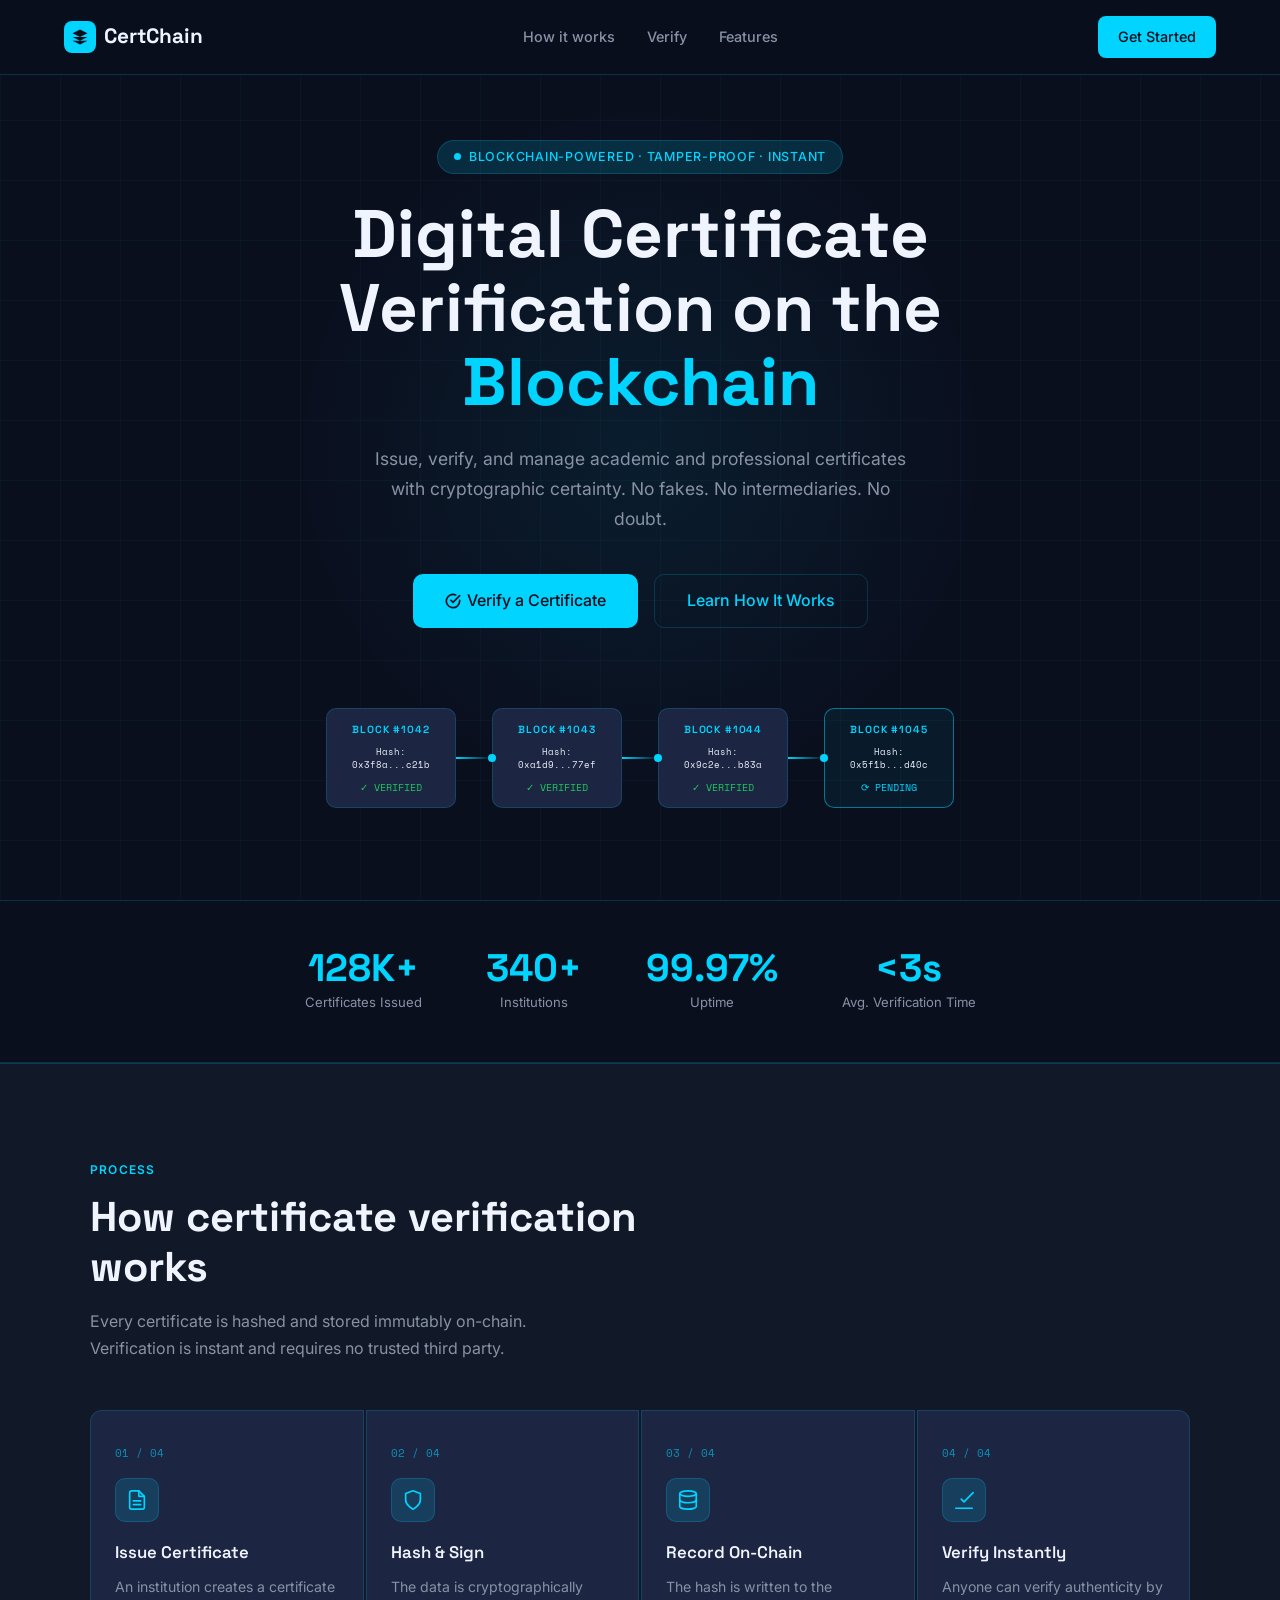
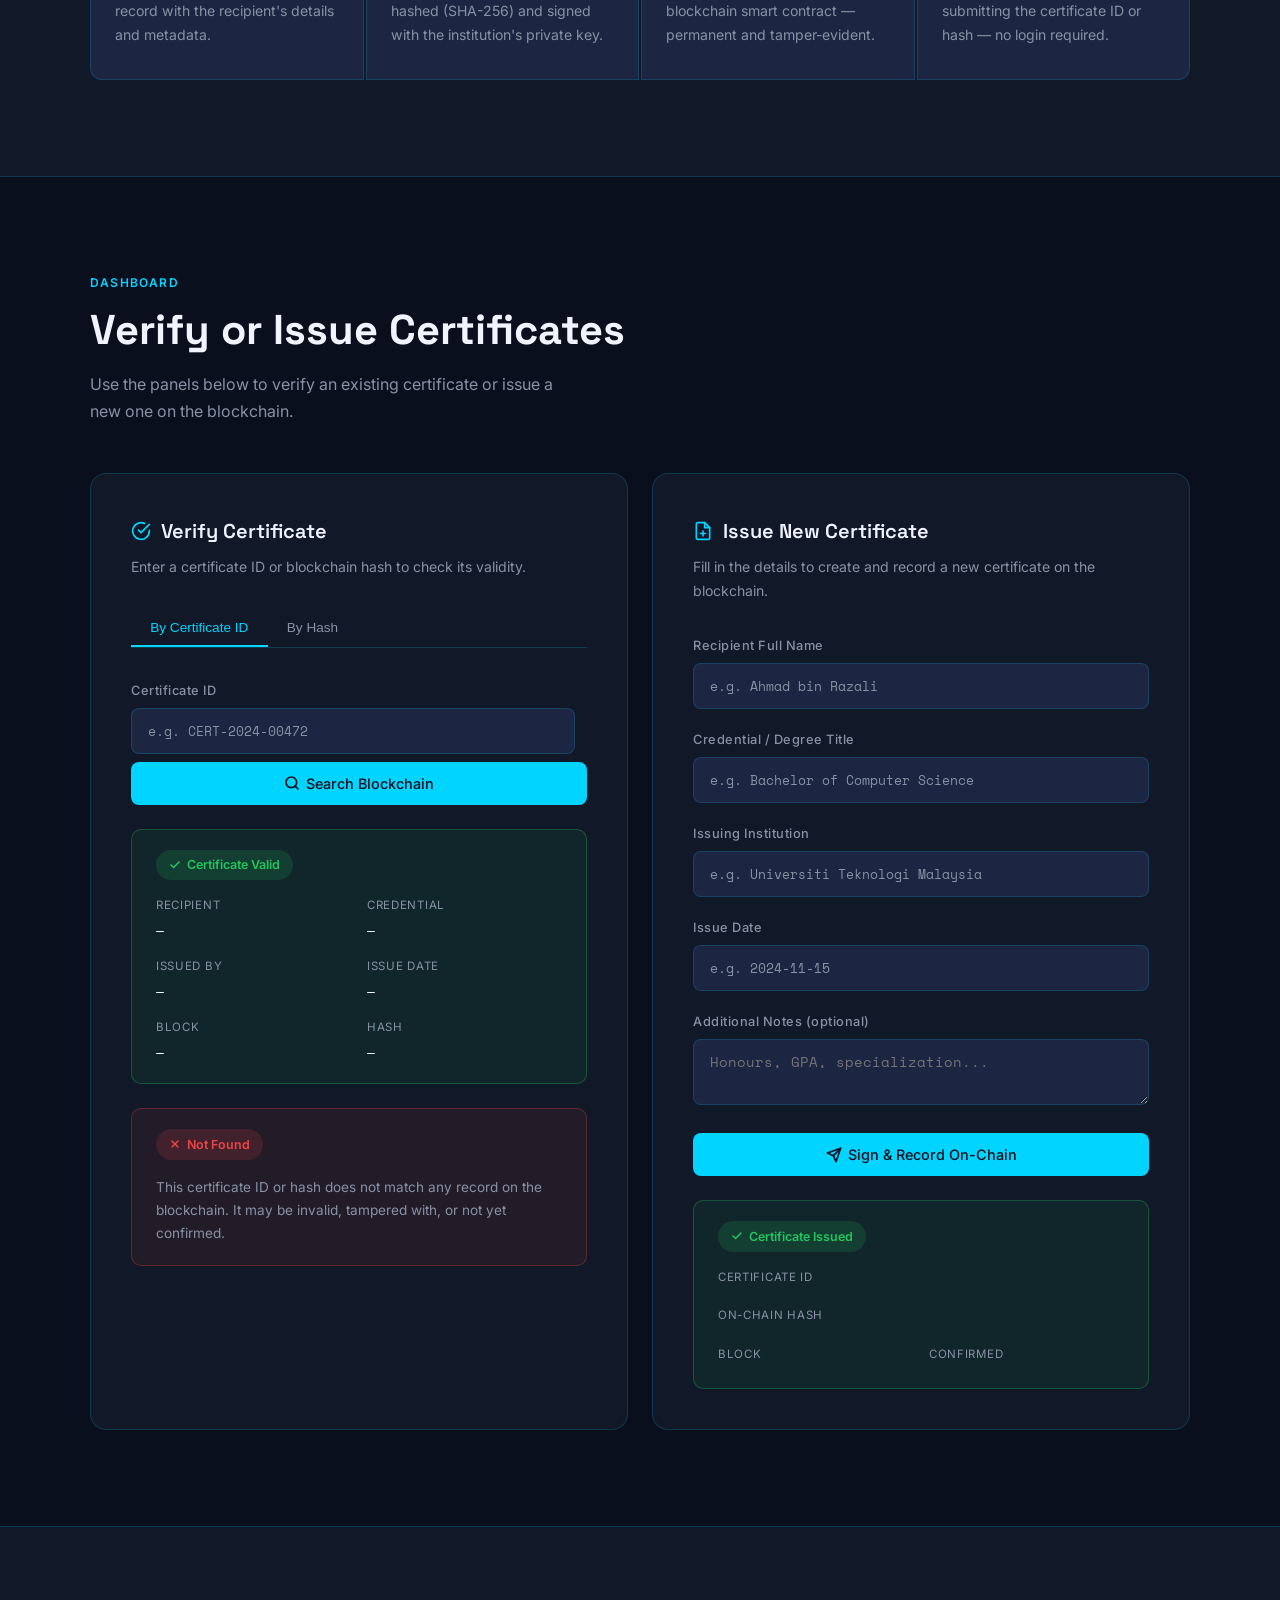
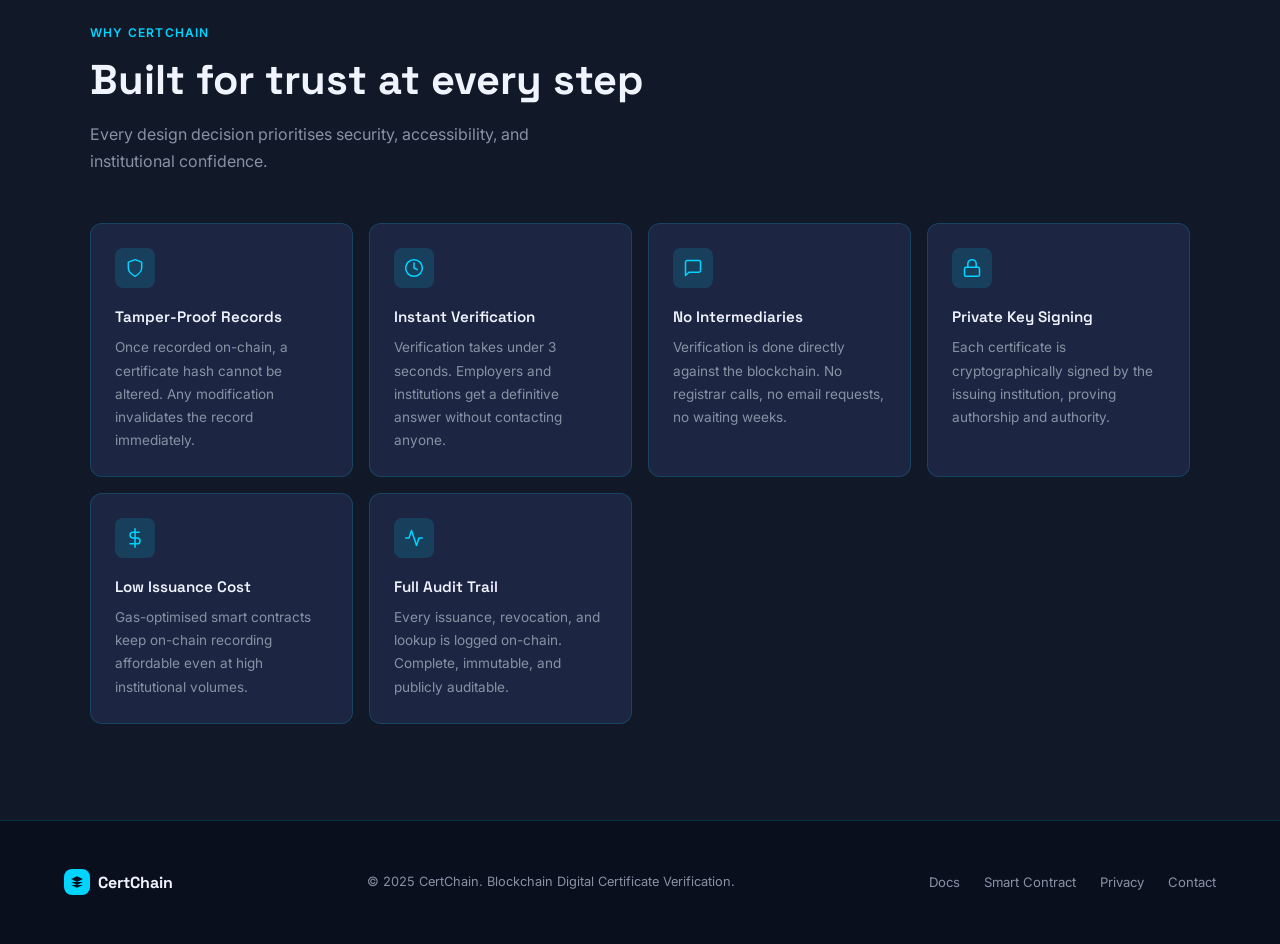
<file: index.html>
<!DOCTYPE html>
<html lang="en">
<head>
  <meta charset="UTF-8" />
  <meta name="viewport" content="width=device-width, initial-scale=1.0" />
  <title>CertChain — Blockchain Certificate Verification</title>
  <link href="https://fonts.googleapis.com/css2?family=Space+Grotesk:wght@400;500;600;700&family=Inter:wght@400;500&family=Space+Mono&display=swap" rel="stylesheet" />
  <style>
    *, *::before, *::after { box-sizing: border-box; margin: 0; padding: 0; }

    :root {
      --navy:      #0A0F1E;
      --navy-2:    #111827;
      --navy-3:    #1C2541;
      --cyan:      #00D4FF;
      --cyan-dim:  rgba(0, 212, 255, 0.15);
      --cyan-glow: rgba(0, 212, 255, 0.08);
      --white:     #F0F4FF;
      --muted:     #8892A4;
      --border:    rgba(0, 212, 255, 0.18);
      --success:   #22C55E;
      --danger:    #EF4444;
      --warning:   #F59E0B;
    }

    html { scroll-behavior: smooth; }

    body {
      font-family: 'Inter', sans-serif;
      background: var(--navy);
      color: var(--white);
      line-height: 1.7;
      overflow-x: hidden;
    }

    /* ── NAV ── */
    nav {
      position: fixed;
      top: 0; left: 0; right: 0;
      z-index: 100;
      display: flex;
      align-items: center;
      justify-content: space-between;
      padding: 1rem 5%;
      background: rgba(10, 15, 30, 0.85);
      backdrop-filter: blur(12px);
      border-bottom: 0.5px solid var(--border);
    }

    .logo {
      font-family: 'Space Grotesk', sans-serif;
      font-weight: 700;
      font-size: 1.3rem;
      color: var(--white);
      text-decoration: none;
      display: flex;
      align-items: center;
      gap: 8px;
    }

    .logo-icon {
      width: 32px; height: 32px;
      background: var(--cyan);
      border-radius: 8px;
      display: flex; align-items: center; justify-content: center;
    }

    .logo-icon svg { width: 18px; height: 18px; fill: var(--navy); }

    nav ul {
      list-style: none;
      display: flex;
      gap: 2rem;
    }

    nav ul a {
      color: var(--muted);
      text-decoration: none;
      font-size: 0.9rem;
      font-weight: 500;
      transition: color 0.2s;
    }

    nav ul a:hover { color: var(--cyan); }

    .btn {
      display: inline-flex;
      align-items: center;
      gap: 6px;
      padding: 0.55rem 1.25rem;
      border-radius: 8px;
      font-family: 'Inter', sans-serif;
      font-size: 0.9rem;
      font-weight: 500;
      cursor: pointer;
      border: none;
      transition: all 0.2s;
      text-decoration: none;
    }

    .btn-primary {
      background: var(--cyan);
      color: var(--navy);
    }

    .btn-primary:hover { background: #33DBFF; transform: translateY(-1px); }

    .btn-ghost {
      background: transparent;
      color: var(--cyan);
      border: 1px solid var(--border);
    }

    .btn-ghost:hover { background: var(--cyan-dim); }

    .btn-lg { padding: 0.8rem 2rem; font-size: 1rem; border-radius: 10px; }

    /* ── HERO ── */
    #hero {
      min-height: 100vh;
      display: flex;
      flex-direction: column;
      align-items: center;
      justify-content: center;
      text-align: center;
      padding: 8rem 5% 5rem;
      position: relative;
      overflow: hidden;
    }

    .hero-grid {
      position: absolute;
      inset: 0;
      background-image:
        linear-gradient(rgba(0,212,255,0.04) 1px, transparent 1px),
        linear-gradient(90deg, rgba(0,212,255,0.04) 1px, transparent 1px);
      background-size: 60px 60px;
    }

    .hero-radial {
      position: absolute;
      top: 50%; left: 50%;
      transform: translate(-50%, -50%);
      width: 700px; height: 700px;
      background: radial-gradient(ellipse, rgba(0,212,255,0.07) 0%, transparent 70%);
      pointer-events: none;
    }

    .hero-eyebrow {
      display: inline-flex;
      align-items: center;
      gap: 8px;
      padding: 0.35rem 1rem;
      background: var(--cyan-dim);
      border: 0.5px solid var(--border);
      border-radius: 100px;
      font-size: 0.78rem;
      font-weight: 500;
      color: var(--cyan);
      letter-spacing: 0.06em;
      text-transform: uppercase;
      margin-bottom: 1.5rem;
      position: relative;
    }

    .dot-pulse {
      width: 7px; height: 7px;
      border-radius: 50%;
      background: var(--cyan);
      animation: pulse 2s ease-in-out infinite;
    }

    @keyframes pulse {
      0%, 100% { opacity: 1; transform: scale(1); }
      50%       { opacity: 0.4; transform: scale(0.7); }
    }

    h1 {
      font-family: 'Space Grotesk', sans-serif;
      font-size: clamp(2.4rem, 6vw, 4.2rem);
      font-weight: 700;
      line-height: 1.1;
      max-width: 780px;
      position: relative;
    }

    h1 span { color: var(--cyan); }

    .hero-sub {
      font-size: 1.1rem;
      color: var(--muted);
      max-width: 540px;
      margin: 1.5rem auto 2.5rem;
      position: relative;
    }

    .hero-actions {
      display: flex;
      gap: 1rem;
      flex-wrap: wrap;
      justify-content: center;
      position: relative;
    }

    /* Blockchain chain animation */
    .chain-visual {
      position: relative;
      margin-top: 5rem;
      display: flex;
      align-items: center;
      gap: 0;
      overflow: hidden;
      max-width: 700px;
    }

    .block {
      flex-shrink: 0;
      width: 130px;
      background: var(--navy-3);
      border: 0.5px solid var(--border);
      border-radius: 10px;
      padding: 0.75rem;
      font-family: 'Space Mono', monospace;
      font-size: 0.62rem;
      color: var(--muted);
      animation: float 4s ease-in-out infinite;
    }

    .block:nth-child(1) { animation-delay: 0s; }
    .block:nth-child(3) { animation-delay: 0.6s; }
    .block:nth-child(5) { animation-delay: 1.2s; }
    .block:nth-child(7) { animation-delay: 1.8s; }

    @keyframes float {
      0%, 100% { transform: translateY(0); }
      50%       { transform: translateY(-6px); }
    }

    .block-label {
      font-family: 'Space Grotesk', sans-serif;
      font-size: 0.65rem;
      font-weight: 600;
      color: var(--cyan);
      text-transform: uppercase;
      letter-spacing: 0.08em;
      margin-bottom: 6px;
    }

    .block-hash {
      color: var(--white);
      font-size: 0.58rem;
      word-break: break-all;
      line-height: 1.4;
    }

    .chain-link {
      flex-shrink: 0;
      width: 36px;
      height: 2px;
      background: linear-gradient(90deg, var(--cyan) 0%, transparent 100%);
      position: relative;
    }

    .chain-link::after {
      content: '';
      position: absolute;
      right: -4px; top: 50%;
      transform: translateY(-50%);
      width: 8px; height: 8px;
      border-radius: 50%;
      background: var(--cyan);
      animation: blink 2s ease-in-out infinite;
    }

    @keyframes blink {
      0%, 100% { opacity: 1; }
      50%       { opacity: 0.2; }
    }

    /* ── SECTIONS COMMON ── */
    section { padding: 6rem 5%; }

    .section-label {
      font-size: 0.75rem;
      font-weight: 600;
      letter-spacing: 0.1em;
      text-transform: uppercase;
      color: var(--cyan);
      margin-bottom: 0.75rem;
    }

    h2 {
      font-family: 'Space Grotesk', sans-serif;
      font-size: clamp(1.8rem, 3.5vw, 2.6rem);
      font-weight: 700;
      line-height: 1.2;
      max-width: 560px;
      margin-bottom: 1rem;
    }

    .section-sub {
      color: var(--muted);
      font-size: 1rem;
      max-width: 480px;
      margin-bottom: 3rem;
    }

    /* ── HOW IT WORKS ── */
    #how {
      background: var(--navy-2);
      border-top: 0.5px solid var(--border);
      border-bottom: 0.5px solid var(--border);
    }

    #how .inner {
      max-width: 1100px;
      margin: 0 auto;
    }

    .steps {
      display: grid;
      grid-template-columns: repeat(auto-fit, minmax(200px, 1fr));
      gap: 2px;
      margin-top: 3rem;
    }

    .step {
      background: var(--navy-3);
      padding: 2rem 1.5rem;
      border: 0.5px solid var(--border);
      position: relative;
      transition: background 0.2s;
    }

    .step:first-child { border-radius: 12px 0 0 12px; }
    .step:last-child  { border-radius: 0 12px 12px 0; }
    .step:hover { background: rgba(0,212,255,0.05); }

    .step-num {
      font-family: 'Space Mono', monospace;
      font-size: 0.7rem;
      color: var(--cyan);
      opacity: 0.6;
      margin-bottom: 1rem;
    }

    .step-icon {
      width: 44px; height: 44px;
      background: var(--cyan-dim);
      border: 0.5px solid var(--border);
      border-radius: 10px;
      display: flex; align-items: center; justify-content: center;
      margin-bottom: 1rem;
    }

    .step-icon svg { width: 22px; height: 22px; stroke: var(--cyan); fill: none; stroke-width: 1.8; stroke-linecap: round; stroke-linejoin: round; }

    .step h3 {
      font-family: 'Space Grotesk', sans-serif;
      font-size: 1.05rem;
      font-weight: 600;
      margin-bottom: 0.5rem;
    }

    .step p { font-size: 0.88rem; color: var(--muted); }

    /* ── VERIFY PANEL ── */
    #verify {
      max-width: 1100px;
      margin: 0 auto;
    }

    #verify-section { padding: 6rem 5%; }

    .panel {
      background: var(--navy-2);
      border: 0.5px solid var(--border);
      border-radius: 16px;
      padding: 2.5rem;
    }

    .panel-title {
      font-family: 'Space Grotesk', sans-serif;
      font-size: 1.25rem;
      font-weight: 600;
      margin-bottom: 0.4rem;
      display: flex;
      align-items: center;
      gap: 10px;
    }

    .panel-title svg { width: 20px; height: 20px; stroke: var(--cyan); fill: none; stroke-width: 2; stroke-linecap: round; stroke-linejoin: round; }

    .panel-sub { font-size: 0.88rem; color: var(--muted); margin-bottom: 2rem; }

    label {
      display: block;
      font-size: 0.8rem;
      font-weight: 500;
      color: var(--muted);
      margin-bottom: 0.4rem;
      letter-spacing: 0.04em;
    }

    input[type="text"], input[type="file"], select, textarea {
      width: 100%;
      background: var(--navy-3);
      border: 0.5px solid var(--border);
      border-radius: 8px;
      padding: 0.75rem 1rem;
      color: var(--white);
      font-family: 'Space Mono', monospace;
      font-size: 0.85rem;
      outline: none;
      transition: border-color 0.2s;
      margin-bottom: 1.25rem;
    }

    input[type="text"]:focus, select:focus, textarea:focus {
      border-color: var(--cyan);
    }

    input[type="text"]::placeholder { color: var(--muted); font-size: 0.82rem; }

    .input-row {
      display: grid;
      grid-template-columns: 1fr auto;
      gap: 0.75rem;
      align-items: end;
    }

    .input-row input { margin-bottom: 0; }

    /* Result panel */
    .result-box {
      border-radius: 10px;
      padding: 1.25rem 1.5rem;
      margin-top: 1.5rem;
      display: none;
      border: 0.5px solid;
    }

    .result-box.valid {
      background: rgba(34,197,94,0.08);
      border-color: rgba(34,197,94,0.3);
      display: block;
    }

    .result-box.invalid {
      background: rgba(239,68,68,0.08);
      border-color: rgba(239,68,68,0.3);
      display: block;
    }

    .result-badge {
      display: inline-flex;
      align-items: center;
      gap: 6px;
      font-size: 0.78rem;
      font-weight: 600;
      padding: 0.3rem 0.8rem;
      border-radius: 100px;
      margin-bottom: 1rem;
    }

    .result-badge.ok  { background: rgba(34,197,94,0.15); color: var(--success); }
    .result-badge.bad { background: rgba(239,68,68,0.15);  color: var(--danger); }

    .cert-details {
      display: grid;
      grid-template-columns: repeat(auto-fit, minmax(180px, 1fr));
      gap: 1rem;
    }

    .cert-field { }
    .cert-field dt { font-size: 0.72rem; color: var(--muted); text-transform: uppercase; letter-spacing: 0.06em; margin-bottom: 3px; }
    .cert-field dd { font-family: 'Space Mono', monospace; font-size: 0.82rem; color: var(--white); }

    /* ── TWO PANELS LAYOUT ── */
    .dual-panels {
      display: grid;
      grid-template-columns: 1fr 1fr;
      gap: 1.5rem;
      max-width: 1100px;
      margin: 0 auto;
    }

    @media (max-width: 768px) {
      .dual-panels { grid-template-columns: 1fr; }
      nav ul { display: none; }
      .steps { grid-template-columns: 1fr; }
      .step:first-child, .step:last-child { border-radius: 12px; }
      .chain-visual { display: none; }
    }

    /* ── FEATURES ── */
    #features { background: var(--navy-2); border-top: 0.5px solid var(--border); }

    .features-grid {
      display: grid;
      grid-template-columns: repeat(auto-fit, minmax(240px, 1fr));
      gap: 1rem;
      max-width: 1100px;
      margin: 3rem auto 0;
    }

    .feature-card {
      background: var(--navy-3);
      border: 0.5px solid var(--border);
      border-radius: 12px;
      padding: 1.5rem;
      transition: border-color 0.2s;
    }

    .feature-card:hover { border-color: rgba(0,212,255,0.45); }

    .feature-icon {
      width: 40px; height: 40px;
      background: var(--cyan-dim);
      border-radius: 8px;
      display: flex; align-items: center; justify-content: center;
      margin-bottom: 1rem;
    }

    .feature-icon svg { width: 20px; height: 20px; stroke: var(--cyan); fill: none; stroke-width: 1.8; stroke-linecap: round; stroke-linejoin: round; }

    .feature-card h3 {
      font-family: 'Space Grotesk', sans-serif;
      font-size: 0.95rem;
      font-weight: 600;
      margin-bottom: 0.4rem;
    }

    .feature-card p { font-size: 0.85rem; color: var(--muted); }

    /* ── STATS ── */
    .stats-bar {
      display: flex;
      justify-content: center;
      gap: 4rem;
      flex-wrap: wrap;
      padding: 3rem 5%;
      border-top: 0.5px solid var(--border);
      border-bottom: 0.5px solid var(--border);
    }

    .stat { text-align: center; }
    .stat-num {
      font-family: 'Space Grotesk', sans-serif;
      font-size: 2.4rem;
      font-weight: 700;
      color: var(--cyan);
      line-height: 1;
    }
    .stat-label { font-size: 0.82rem; color: var(--muted); margin-top: 4px; }

    /* ── FOOTER ── */
    footer {
      padding: 3rem 5%;
      border-top: 0.5px solid var(--border);
      display: flex;
      align-items: center;
      justify-content: space-between;
      flex-wrap: wrap;
      gap: 1rem;
    }

    footer p { font-size: 0.82rem; color: var(--muted); }

    .footer-links {
      display: flex;
      gap: 1.5rem;
    }

    .footer-links a {
      font-size: 0.82rem;
      color: var(--muted);
      text-decoration: none;
      transition: color 0.2s;
    }

    .footer-links a:hover { color: var(--cyan); }

    /* ── TOAST ── */
    .toast {
      position: fixed;
      bottom: 2rem; right: 2rem;
      background: var(--navy-3);
      border: 0.5px solid var(--border);
      border-radius: 10px;
      padding: 1rem 1.25rem;
      font-size: 0.88rem;
      color: var(--white);
      display: none;
      align-items: center;
      gap: 10px;
      z-index: 999;
      animation: slide-in 0.3s ease;
    }

    @keyframes slide-in {
      from { transform: translateX(20px); opacity: 0; }
      to   { transform: translateX(0); opacity: 1; }
    }

    .toast.show { display: flex; }

    /* Loading spinner */
    .spinner {
      width: 16px; height: 16px;
      border: 2px solid rgba(0,212,255,0.2);
      border-top-color: var(--cyan);
      border-radius: 50%;
      animation: spin 0.7s linear infinite;
      display: none;
    }

    @keyframes spin { to { transform: rotate(360deg); } }

    .tab-bar {
      display: flex;
      gap: 0;
      border-bottom: 0.5px solid var(--border);
      margin-bottom: 2rem;
    }

    .tab {
      padding: 0.6rem 1.2rem;
      font-size: 0.85rem;
      font-weight: 500;
      color: var(--muted);
      cursor: pointer;
      border-bottom: 2px solid transparent;
      transition: all 0.2s;
      background: none;
      border-top: none;
      border-left: none;
      border-right: none;
    }

    .tab.active { color: var(--cyan); border-bottom-color: var(--cyan); }
    .tab:hover:not(.active) { color: var(--white); }

    .tab-content { display: none; }
    .tab-content.active { display: block; }
  </style>
</head>
<body>

<!-- NAV -->
<nav>
  <a href="#" class="logo">
    <div class="logo-icon">
      <svg viewBox="0 0 24 24" xmlns="http://www.w3.org/2000/svg">
        <path d="M12 2L2 7l10 5 10-5-10-5zM2 17l10 5 10-5M2 12l10 5 10-5"/>
      </svg>
    </div>
    CertChain
  </a>
  <ul>
    <li><a href="#how">How it works</a></li>
    <li><a href="#verify-section">Verify</a></li>
    <li><a href="#features">Features</a></li>
  </ul>
  <a href="#verify-section" class="btn btn-primary">Get Started</a>
</nav>

<!-- HERO -->
<section id="hero">
  <div class="hero-grid"></div>
  <div class="hero-radial"></div>

  <div class="hero-eyebrow">
    <div class="dot-pulse"></div>
    Blockchain-Powered · Tamper-Proof · Instant
  </div>

  <h1>
    Digital Certificate<br>
    Verification on the<br>
    <span>Blockchain</span>
  </h1>

  <p class="hero-sub">
    Issue, verify, and manage academic and professional certificates with cryptographic certainty. No fakes. No intermediaries. No doubt.
  </p>

  <div class="hero-actions">
    <a href="#verify-section" class="btn btn-primary btn-lg">
      <svg width="16" height="16" viewBox="0 0 24 24" fill="none" stroke="currentColor" stroke-width="2.5" stroke-linecap="round" stroke-linejoin="round"><path d="M22 11.08V12a10 10 0 1 1-5.93-9.14"/><polyline points="22 4 12 14.01 9 11.01"/></svg>
      Verify a Certificate
    </a>
    <a href="#how" class="btn btn-ghost btn-lg">Learn How It Works</a>
  </div>

  <!-- Animated blockchain -->
  <div class="chain-visual">
    <div class="block">
      <div class="block-label">Block #1042</div>
      <div class="block-hash">Hash:<br>0x3f8a...c21b</div>
      <div style="margin-top:8px; color:#22C55E; font-size:0.6rem;">✓ VERIFIED</div>
    </div>
    <div class="chain-link"></div>
    <div class="block">
      <div class="block-label">Block #1043</div>
      <div class="block-hash">Hash:<br>0xa1d9...77ef</div>
      <div style="margin-top:8px; color:#22C55E; font-size:0.6rem;">✓ VERIFIED</div>
    </div>
    <div class="chain-link"></div>
    <div class="block">
      <div class="block-label">Block #1044</div>
      <div class="block-hash">Hash:<br>0x9c2e...b83a</div>
      <div style="margin-top:8px; color:#22C55E; font-size:0.6rem;">✓ VERIFIED</div>
    </div>
    <div class="chain-link"></div>
    <div class="block" style="border-color: rgba(0,212,255,0.5); background: rgba(0,212,255,0.06);">
      <div class="block-label">Block #1045</div>
      <div class="block-hash">Hash:<br>0x5f1b...d40c</div>
      <div style="margin-top:8px; color:var(--cyan); font-size:0.6rem;">⟳ PENDING</div>
    </div>
  </div>
</section>

<!-- STATS -->
<div class="stats-bar">
  <div class="stat">
    <div class="stat-num">128K+</div>
    <div class="stat-label">Certificates Issued</div>
  </div>
  <div class="stat">
    <div class="stat-num">340+</div>
    <div class="stat-label">Institutions</div>
  </div>
  <div class="stat">
    <div class="stat-num">99.97%</div>
    <div class="stat-label">Uptime</div>
  </div>
  <div class="stat">
    <div class="stat-num">&lt;3s</div>
    <div class="stat-label">Avg. Verification Time</div>
  </div>
</div>

<!-- HOW IT WORKS -->
<section id="how">
  <div class="inner">
    <div class="section-label">Process</div>
    <h2>How certificate verification works</h2>
    <p class="section-sub">Every certificate is hashed and stored immutably on-chain. Verification is instant and requires no trusted third party.</p>
    <div class="steps">
      <div class="step">
        <div class="step-num">01 / 04</div>
        <div class="step-icon">
          <svg viewBox="0 0 24 24"><path d="M14 2H6a2 2 0 0 0-2 2v16a2 2 0 0 0 2 2h12a2 2 0 0 0 2-2V8z"/><polyline points="14 2 14 8 20 8"/><line x1="16" y1="13" x2="8" y2="13"/><line x1="16" y1="17" x2="8" y2="17"/></svg>
        </div>
        <h3>Issue Certificate</h3>
        <p>An institution creates a certificate record with the recipient's details and metadata.</p>
      </div>
      <div class="step">
        <div class="step-num">02 / 04</div>
        <div class="step-icon">
          <svg viewBox="0 0 24 24"><path d="M12 22s8-4 8-10V5l-8-3-8 3v7c0 6 8 10 8 10z"/></svg>
        </div>
        <h3>Hash & Sign</h3>
        <p>The data is cryptographically hashed (SHA-256) and signed with the institution's private key.</p>
      </div>
      <div class="step">
        <div class="step-num">03 / 04</div>
        <div class="step-icon">
          <svg viewBox="0 0 24 24"><ellipse cx="12" cy="5" rx="9" ry="3"/><path d="M21 12c0 1.66-4 3-9 3s-9-1.34-9-3"/><path d="M3 5v14c0 1.66 4 3 9 3s9-1.34 9-3V5"/></svg>
        </div>
        <h3>Record On-Chain</h3>
        <p>The hash is written to the blockchain smart contract — permanent and tamper-evident.</p>
      </div>
      <div class="step">
        <div class="step-num">04 / 04</div>
        <div class="step-icon">
          <svg viewBox="0 0 24 24"><polyline points="22 4 12 14.01 9 11.01"/><path d="M21 21H3"/></svg>
        </div>
        <h3>Verify Instantly</h3>
        <p>Anyone can verify authenticity by submitting the certificate ID or hash — no login required.</p>
      </div>
    </div>
  </div>
</section>

<!-- VERIFY & ISSUE -->
<section id="verify-section" style="background: var(--navy);">
  <div style="max-width: 1100px; margin: 0 auto;">
    <div class="section-label">Dashboard</div>
    <h2>Verify or Issue Certificates</h2>
    <p class="section-sub">Use the panels below to verify an existing certificate or issue a new one on the blockchain.</p>

    <div class="dual-panels">

      <!-- VERIFY PANEL -->
      <div class="panel">
        <div class="panel-title">
          <svg viewBox="0 0 24 24"><path d="M22 11.08V12a10 10 0 1 1-5.93-9.14"/><polyline points="22 4 12 14.01 9 11.01"/></svg>
          Verify Certificate
        </div>
        <p class="panel-sub">Enter a certificate ID or blockchain hash to check its validity.</p>

        <div class="tab-bar">
          <button class="tab active" onclick="switchTab(this, 'tab-id')">By Certificate ID</button>
          <button class="tab" onclick="switchTab(this, 'tab-hash')">By Hash</button>
        </div>

        <div id="tab-id" class="tab-content active">
          <label>Certificate ID</label>
          <div class="input-row" style="margin-bottom: 0.5rem;">
            <input type="text" id="cert-id-input" placeholder="e.g. CERT-2024-00472" />
          </div>
        </div>

        <div id="tab-hash" class="tab-content">
          <label>Blockchain Hash</label>
          <div class="input-row" style="margin-bottom: 0.5rem;">
            <input type="text" id="cert-hash-input" placeholder="0x3f8a1c..." />
          </div>
        </div>

        <button class="btn btn-primary" style="width:100%; justify-content: center; padding: 0.8rem;" onclick="verifyCertificate()">
          <div class="spinner" id="verify-spinner"></div>
          <svg id="verify-icon" width="16" height="16" viewBox="0 0 24 24" fill="none" stroke="currentColor" stroke-width="2.5" stroke-linecap="round" stroke-linejoin="round"><circle cx="11" cy="11" r="8"/><path d="M21 21l-4.35-4.35"/></svg>
          Search Blockchain
        </button>

        <!-- Result -->
        <div class="result-box valid" id="result-valid">
          <div class="result-badge ok">
            <svg width="12" height="12" viewBox="0 0 24 24" fill="none" stroke="currentColor" stroke-width="3" stroke-linecap="round" stroke-linejoin="round"><polyline points="20 6 9 17 4 12"/></svg>
            Certificate Valid
          </div>
          <dl class="cert-details">
            <div class="cert-field"><dt>Recipient</dt><dd id="r-name">—</dd></div>
            <div class="cert-field"><dt>Credential</dt><dd id="r-cred">—</dd></div>
            <div class="cert-field"><dt>Issued By</dt><dd id="r-issuer">—</dd></div>
            <div class="cert-field"><dt>Issue Date</dt><dd id="r-date">—</dd></div>
            <div class="cert-field"><dt>Block</dt><dd id="r-block">—</dd></div>
            <div class="cert-field"><dt>Hash</dt><dd id="r-hash">—</dd></div>
          </dl>
        </div>

        <div class="result-box invalid" id="result-invalid">
          <div class="result-badge bad">
            <svg width="12" height="12" viewBox="0 0 24 24" fill="none" stroke="currentColor" stroke-width="3" stroke-linecap="round" stroke-linejoin="round"><line x1="18" y1="6" x2="6" y2="18"/><line x1="6" y1="6" x2="18" y2="18"/></svg>
            Not Found
          </div>
          <p style="font-size: 0.85rem; color: var(--muted);">This certificate ID or hash does not match any record on the blockchain. It may be invalid, tampered with, or not yet confirmed.</p>
        </div>
      </div>

      <!-- ISSUE PANEL -->
      <div class="panel">
        <div class="panel-title">
          <svg viewBox="0 0 24 24"><path d="M14 2H6a2 2 0 0 0-2 2v16a2 2 0 0 0 2 2h12a2 2 0 0 0 2-2V8z"/><polyline points="14 2 14 8 20 8"/><line x1="12" y1="18" x2="12" y2="12"/><line x1="9" y1="15" x2="15" y2="15"/></svg>
          Issue New Certificate
        </div>
        <p class="panel-sub">Fill in the details to create and record a new certificate on the blockchain.</p>

        <label>Recipient Full Name</label>
        <input type="text" id="i-name" placeholder="e.g. Ahmad bin Razali" />

        <label>Credential / Degree Title</label>
        <input type="text" id="i-cred" placeholder="e.g. Bachelor of Computer Science" />

        <label>Issuing Institution</label>
        <input type="text" id="i-issuer" placeholder="e.g. Universiti Teknologi Malaysia" />

        <label>Issue Date</label>
        <input type="text" id="i-date" placeholder="e.g. 2024-11-15" />

        <label>Additional Notes (optional)</label>
        <textarea id="i-notes" rows="2" placeholder="Honours, GPA, specialization..." style="resize:vertical;"></textarea>

        <button class="btn btn-primary" style="width:100%; justify-content: center; padding: 0.8rem;" onclick="issueCertificate()">
          <div class="spinner" id="issue-spinner"></div>
          <svg id="issue-icon" width="16" height="16" viewBox="0 0 24 24" fill="none" stroke="currentColor" stroke-width="2.5" stroke-linecap="round" stroke-linejoin="round"><path d="M22 2L11 13"/><path d="M22 2L15 22 11 13 2 9l20-7z"/></svg>
          Sign & Record On-Chain
        </button>

        <div class="result-box valid" id="issue-result">
          <div class="result-badge ok">
            <svg width="12" height="12" viewBox="0 0 24 24" fill="none" stroke="currentColor" stroke-width="3" stroke-linecap="round" stroke-linejoin="round"><polyline points="20 6 9 17 4 12"/></svg>
            Certificate Issued
          </div>
          <dl class="cert-details">
            <div class="cert-field" style="grid-column: 1/-1;"><dt>Certificate ID</dt><dd id="new-id" style="color: var(--cyan);"></dd></div>
            <div class="cert-field" style="grid-column: 1/-1;"><dt>On-Chain Hash</dt><dd id="new-hash" style="word-break: break-all; font-size: 0.75rem;"></dd></div>
            <div class="cert-field"><dt>Block</dt><dd id="new-block"></dd></div>
            <div class="cert-field"><dt>Confirmed</dt><dd id="new-time"></dd></div>
          </dl>
        </div>
      </div>

    </div>
  </div>
</section>

<!-- FEATURES -->
<section id="features">
  <div style="max-width: 1100px; margin: 0 auto;">
    <div class="section-label">Why CertChain</div>
    <h2>Built for trust at every step</h2>
    <p class="section-sub">Every design decision prioritises security, accessibility, and institutional confidence.</p>
  </div>
  <div class="features-grid">
    <div class="feature-card">
      <div class="feature-icon">
        <svg viewBox="0 0 24 24"><path d="M12 22s8-4 8-10V5l-8-3-8 3v7c0 6 8 10 8 10z"/></svg>
      </div>
      <h3>Tamper-Proof Records</h3>
      <p>Once recorded on-chain, a certificate hash cannot be altered. Any modification invalidates the record immediately.</p>
    </div>
    <div class="feature-card">
      <div class="feature-icon">
        <svg viewBox="0 0 24 24"><circle cx="12" cy="12" r="10"/><polyline points="12 6 12 12 16 14"/></svg>
      </div>
      <h3>Instant Verification</h3>
      <p>Verification takes under 3 seconds. Employers and institutions get a definitive answer without contacting anyone.</p>
    </div>
    <div class="feature-card">
      <div class="feature-icon">
        <svg viewBox="0 0 24 24"><path d="M21 15a2 2 0 0 1-2 2H7l-4 4V5a2 2 0 0 1 2-2h14a2 2 0 0 1 2 2z"/></svg>
      </div>
      <h3>No Intermediaries</h3>
      <p>Verification is done directly against the blockchain. No registrar calls, no email requests, no waiting weeks.</p>
    </div>
    <div class="feature-card">
      <div class="feature-icon">
        <svg viewBox="0 0 24 24"><rect x="3" y="11" width="18" height="11" rx="2" ry="2"/><path d="M7 11V7a5 5 0 0 1 10 0v4"/></svg>
      </div>
      <h3>Private Key Signing</h3>
      <p>Each certificate is cryptographically signed by the issuing institution, proving authorship and authority.</p>
    </div>
    <div class="feature-card">
      <div class="feature-icon">
        <svg viewBox="0 0 24 24"><line x1="12" y1="1" x2="12" y2="23"/><path d="M17 5H9.5a3.5 3.5 0 0 0 0 7h5a3.5 3.5 0 0 1 0 7H6"/></svg>
      </div>
      <h3>Low Issuance Cost</h3>
      <p>Gas-optimised smart contracts keep on-chain recording affordable even at high institutional volumes.</p>
    </div>
    <div class="feature-card">
      <div class="feature-icon">
        <svg viewBox="0 0 24 24"><polyline points="22 12 18 12 15 21 9 3 6 12 2 12"/></svg>
      </div>
      <h3>Full Audit Trail</h3>
      <p>Every issuance, revocation, and lookup is logged on-chain. Complete, immutable, and publicly auditable.</p>
    </div>
  </div>
</section>

<!-- FOOTER -->
<footer>
  <a href="#" class="logo" style="font-size: 1rem;">
    <div class="logo-icon" style="width:26px; height:26px;">
      <svg viewBox="0 0 24 24" style="width:14px; height:14px;" xmlns="http://www.w3.org/2000/svg" fill="#0A0F1E">
        <path d="M12 2L2 7l10 5 10-5-10-5zM2 17l10 5 10-5M2 12l10 5 10-5"/>
      </svg>
    </div>
    CertChain
  </a>
  <p style="font-size: 0.8rem; color: var(--muted);">© 2025 CertChain. Blockchain Digital Certificate Verification.</p>
  <div class="footer-links">
    <a href="#">Docs</a>
    <a href="#">Smart Contract</a>
    <a href="#">Privacy</a>
    <a href="#">Contact</a>
  </div>
</footer>

<!-- TOAST -->
<div class="toast" id="toast">
  <svg width="16" height="16" viewBox="0 0 24 24" fill="none" stroke="#22C55E" stroke-width="2.5" stroke-linecap="round" stroke-linejoin="round"><polyline points="20 6 9 17 4 12"/></svg>
  <span id="toast-msg"></span>
</div>

<script>
  /* ── Tab switching ── */
  function switchTab(btn, targetId) {
    document.querySelectorAll('.tab').forEach(t => t.classList.remove('active'));
    document.querySelectorAll('.tab-content').forEach(t => t.classList.remove('active'));
    btn.classList.add('active');
    document.getElementById(targetId).classList.add('active');
    hideResults();
  }

  function hideResults() {
    document.getElementById('result-valid').classList.remove('valid');
    document.getElementById('result-invalid').classList.remove('invalid');
  }

  /* ── Mock certificate database ── */
  const mockDB = {
    'CERT-2024-00472': {
      name: 'Ahmad bin Razali',
      cred: 'B.Sc. Computer Science',
      issuer: 'UTM Kuala Lumpur',
      date: '2024-07-15',
      block: '#108,391',
      hash: '0x3f8a1cd2...c21b7e90'
    },
    'CERT-2023-01187': {
      name: 'Siti Nurul Ain',
      cred: 'Diploma in Networking',
      issuer: 'Politeknik Shah Alam',
      date: '2023-11-30',
      block: '#99,042',
      hash: '0xa1d937bb...77ef4c12'
    },
    '0x3f8a1cd2': {
      name: 'Ahmad bin Razali',
      cred: 'B.Sc. Computer Science',
      issuer: 'UTM Kuala Lumpur',
      date: '2024-07-15',
      block: '#108,391',
      hash: '0x3f8a1cd2...c21b7e90'
    }
  };

  /* ── Verify ── */
  function verifyCertificate() {
    const activeTab = document.querySelector('.tab-content.active').id;
    const query = activeTab === 'tab-id'
      ? document.getElementById('cert-id-input').value.trim()
      : document.getElementById('cert-hash-input').value.trim();

    if (!query) { showToast('Please enter a certificate ID or hash.', false); return; }

    hideResults();
    setLoading('verify', true);

    setTimeout(() => {
      setLoading('verify', false);
      const found = mockDB[query] || mockDB[query.toUpperCase()];

      if (found) {
        document.getElementById('r-name').textContent   = found.name;
        document.getElementById('r-cred').textContent   = found.cred;
        document.getElementById('r-issuer').textContent = found.issuer;
        document.getElementById('r-date').textContent   = found.date;
        document.getElementById('r-block').textContent  = found.block;
        document.getElementById('r-hash').textContent   = found.hash;
        document.getElementById('result-valid').classList.add('valid');
      } else {
        document.getElementById('result-invalid').classList.add('invalid');
      }
    }, 1600);
  }

  /* ── Issue ── */
  let blockCounter = 108400;

  function issueCertificate() {
    const name   = document.getElementById('i-name').value.trim();
    const cred   = document.getElementById('i-cred').value.trim();
    const issuer = document.getElementById('i-issuer').value.trim();
    const date   = document.getElementById('i-date').value.trim();

    if (!name || !cred || !issuer || !date) {
      showToast('Please fill in all required fields.', false);
      return;
    }

    document.getElementById('issue-result').classList.remove('valid');
    setLoading('issue', true);

    setTimeout(() => {
      setLoading('issue', false);
      blockCounter++;
      const year = new Date().getFullYear();
      const certId = `CERT-${year}-${String(Math.floor(Math.random() * 99999)).padStart(5,'0')}`;
      const hash = '0x' + Array.from({length: 16}, () => Math.floor(Math.random()*16).toString(16)).join('') + '...';
      const now = new Date().toLocaleString('en-MY', {dateStyle:'medium', timeStyle:'short'});

      document.getElementById('new-id').textContent    = certId;
      document.getElementById('new-hash').textContent  = hash;
      document.getElementById('new-block').textContent = `#${blockCounter.toLocaleString()}`;
      document.getElementById('new-time').textContent  = now;

      document.getElementById('issue-result').classList.add('valid');
      showToast('Certificate recorded on-chain!', true);

      /* add to mock DB for same-session lookup */
      mockDB[certId] = { name, cred, issuer, date, block: `#${blockCounter.toLocaleString()}`, hash };
    }, 2200);
  }

  /* ── Helpers ── */
  function setLoading(type, on) {
    document.getElementById(`${type}-spinner`).style.display = on ? 'block' : 'none';
    document.getElementById(`${type}-icon`).style.display    = on ? 'none'  : 'inline';
  }

  let toastTimer;
  function showToast(msg, ok) {
    const t = document.getElementById('toast');
    document.getElementById('toast-msg').textContent = msg;
    t.querySelector('svg').style.stroke = ok ? '#22C55E' : '#EF4444';
    t.classList.add('show');
    clearTimeout(toastTimer);
    toastTimer = setTimeout(() => t.classList.remove('show'), 3000);
  }

  /* ── Smooth scroll offset for fixed nav ── */
  document.querySelectorAll('a[href^="#"]').forEach(a => {
    a.addEventListener('click', e => {
      const id = a.getAttribute('href').slice(1);
      const el = document.getElementById(id);
      if (el) {
        e.preventDefault();
        el.scrollIntoView({ behavior: 'smooth', block: 'start' });
      }
    });
  });
</script>

</body>
</html>
</file>
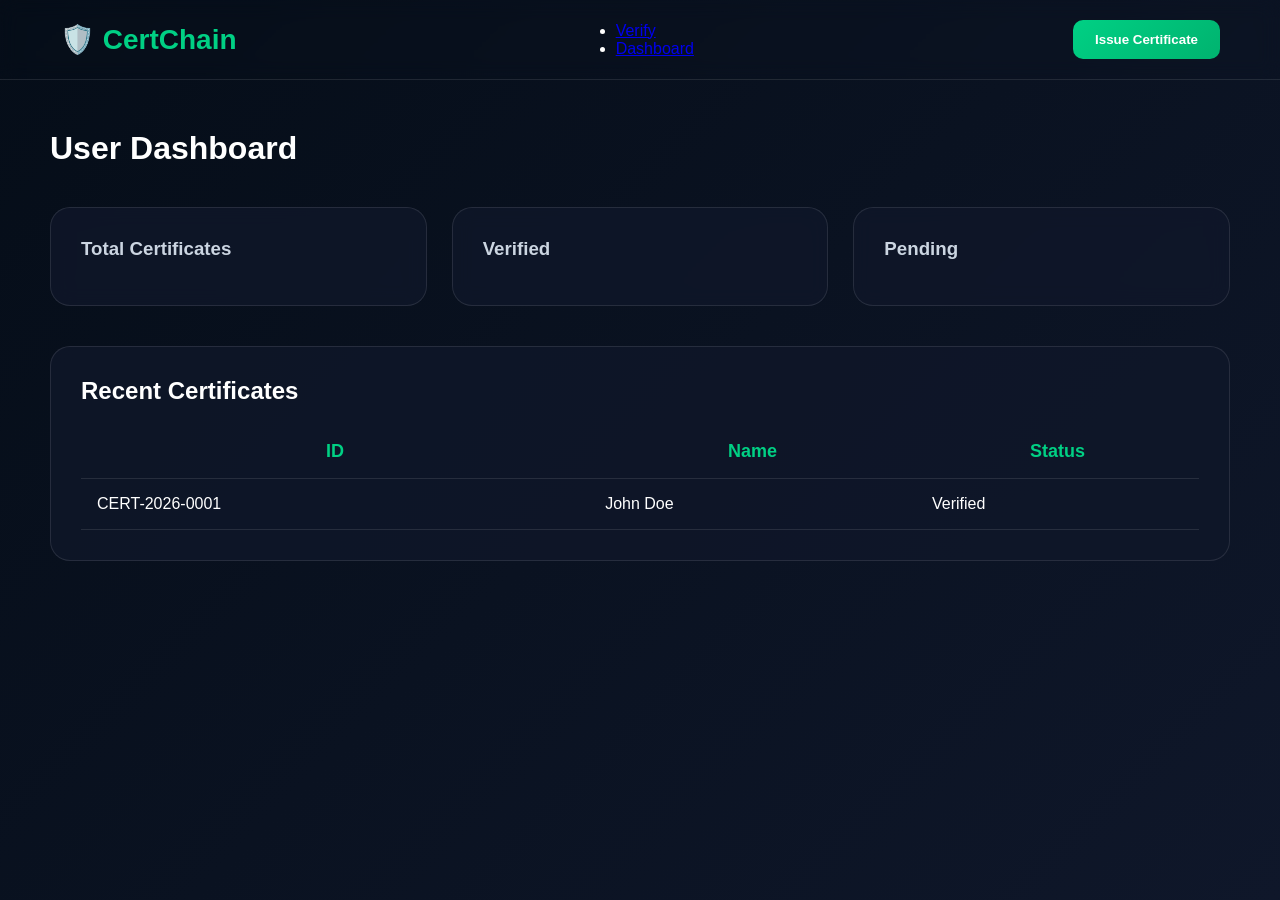
<file: dashboard.html>
<!DOCTYPE html>
<html lang="en">
<head>
<meta charset="UTF-8">
<meta name="viewport" content="width=device-width, initial-scale=1.0">
<title>Dashboard</title>

<link rel="stylesheet" href="css/style.css">
</head>
<body>

<nav>

    <div class="logo">
        🛡️ CertChain
    </div>

    <ul>
        <li><a href="index.html">Verify</a></li>
        <li><a href="dashboard.html">Dashboard</a></li>
    </ul>

    <button class="issue-btn">
        Issue Certificate
    </button>

</nav>

<div class="dashboard">

    <h1>User Dashboard</h1>

    <div class="cards">

        <div class="card">
            <h3>Total Certificates</h3>
        </div>

        <div class="card">
            <h3>Verified</h3>
        </div>

        <div class="card">
            <h3>Pending</h3>
        </div>

    </div>

    <div class="table-section">

        <h2>Recent Certificates</h2>

        <table>

            <tr>
                <th>ID</th>
                <th>Name</th>
                <th>Status</th>
            </tr>

            <tr>
                <td>CERT-2026-0001</td>
                <td>John Doe</td>
                <td>Verified</td>
            </tr>

            
        </table>

    </div>

</div>

</body>
</html>
</file>
<file: css/style.css>
*{
    margin:0;
    padding:0;
    box-sizing:border-box;
    font-family:'Segoe UI',sans-serif;
}

body{
    background:linear-gradient(135deg,#050d18,#0f172a);
    color:white;
    min-height:100vh;
}

/* NAVBAR */

nav{
    display:flex;
    justify-content:space-between;
    align-items:center;
    padding:20px 60px;
    border-bottom:1px solid rgba(255,255,255,0.1);
    backdrop-filter:blur(10px);
}

.logo{
    font-size:28px;
    font-weight:700;
    color:#00d084;
}

.nav-right{
    display:flex;
    align-items:center;
    gap:30px;
}

.nav-right ul{
    display:flex;
    list-style:none;
    gap:30px;
}

.nav-right a{
    text-decoration:none;
    color:#cbd5e1;
    transition:0.3s;
}

.nav-right a:hover{
    color:#00d084;
}

.issue-btn{
    background:linear-gradient(135deg,#00d084,#00b36f);
    border:none;
    padding:12px 22px;
    border-radius:10px;
    color:white;
    font-weight:bold;
    cursor:pointer;
    transition:0.3s;
}

.issue-btn:hover{
    transform:translateY(-2px);
    box-shadow:0 0 20px rgba(0,208,132,0.4);
}

/* HERO */

.hero{
    text-align:center;
    padding:100px 20px;
}

.hero h1{
    font-size:72px;
    font-weight:800;
    max-width:900px;
    margin:auto;
}

.hero h1 span{
    color:#00d084;
}

.hero p{
    max-width:800px;
    margin:30px auto;
    color:#94a3b8;
    font-size:22px;
    line-height:1.8;
}

/* SEARCH */

.search-box{
    display:flex;
    justify-content:center;
    gap:15px;
    margin-top:40px;
}

.search-box input{
    width:650px;
    padding:18px;
    border:none;
    border-radius:12px;
    background:#111827;
    color:white;
    font-size:18px;
    outline:none;
}

.search-box input:focus{
    box-shadow:0 0 15px rgba(0,208,132,0.3);
}

.search-box button{
    background:#00d084;
    border:none;
    padding:18px 40px;
    border-radius:12px;
    color:white;
    font-size:18px;
    font-weight:bold;
    cursor:pointer;
    transition:0.3s;
}

.search-box button:hover{
    transform:translateY(-2px);
    box-shadow:0 0 20px rgba(0,208,132,0.5);
}

/* CERTIFICATE CARD */

.hidden{
    display:none;
}

.certificate-card{
    width:800px;
    margin:50px auto;
    padding:35px;
    border-radius:20px;
    background:rgba(15,23,42,0.8);
    backdrop-filter:blur(15px);
    border:1px solid rgba(255,255,255,0.1);
    box-shadow:0 0 30px rgba(0,0,0,0.3);
    animation:fadeIn 0.5s ease;
}

.certificate-card h2{
    margin-bottom:25px;
    color:#00d084;
}

.certificate-card p{
    margin:14px 0;
    font-size:18px;
    color:#e2e8f0;
}

/* STATUS BADGE */

.verified{
    margin-top:25px;
    padding:15px;
    border-radius:10px;
    font-weight:bold;
    text-align:center;
    color:white;
    letter-spacing:1px;
}

/* DASHBOARD */

.dashboard{
    padding:50px;
}

.dashboard h1{
    margin-bottom:40px;
}

.cards{
    display:grid;
    grid-template-columns:repeat(auto-fit,minmax(250px,1fr));
    gap:25px;
    margin-bottom:40px;
}

.card{
    background:rgba(15,23,42,0.8);
    padding:30px;
    border-radius:20px;
    border:1px solid rgba(255,255,255,0.1);
    backdrop-filter:blur(10px);
    transition:0.3s;
}

.card:hover{
    transform:translateY(-5px);
}

.card h3{
    margin-bottom:15px;
    color:#cbd5e1;
}

.card p{
    font-size:42px;
    font-weight:bold;
    color:#00d084;
}

/* TABLE */

.table-section{
    background:rgba(15,23,42,0.8);
    padding:30px;
    border-radius:20px;
    border:1px solid rgba(255,255,255,0.1);
}

table{
    width:100%;
    border-collapse:collapse;
    margin-top:20px;
}

th{
    color:#00d084;
    font-size:18px;
}

th,td{
    padding:16px;
    border-bottom:1px solid rgba(255,255,255,0.1);
}

tr:hover{
    background:rgba(255,255,255,0.03);
}

/* QR CODE */

.qr-code{
    margin-top:25px;
    text-align:center;
}

.qr-code img{
    width:160px;
    height:160px;
    background:white;
    padding:10px;
    border-radius:12px;
}

/* ANIMATION */

@keyframes fadeIn{
    from{
        opacity:0;
        transform:translateY(20px);
    }
    to{
        opacity:1;
        transform:translateY(0);
    }
}

/* MOBILE */

@media(max-width:768px){

    nav{
        padding:20px;
        flex-direction:column;
        gap:20px;
    }

    .hero h1{
        font-size:45px;
    }

    .search-box{
        flex-direction:column;
        align-items:center;
    }

    .search-box input{
        width:95%;
    }

    .certificate-card{
        width:95%;
    }
}
</file>
